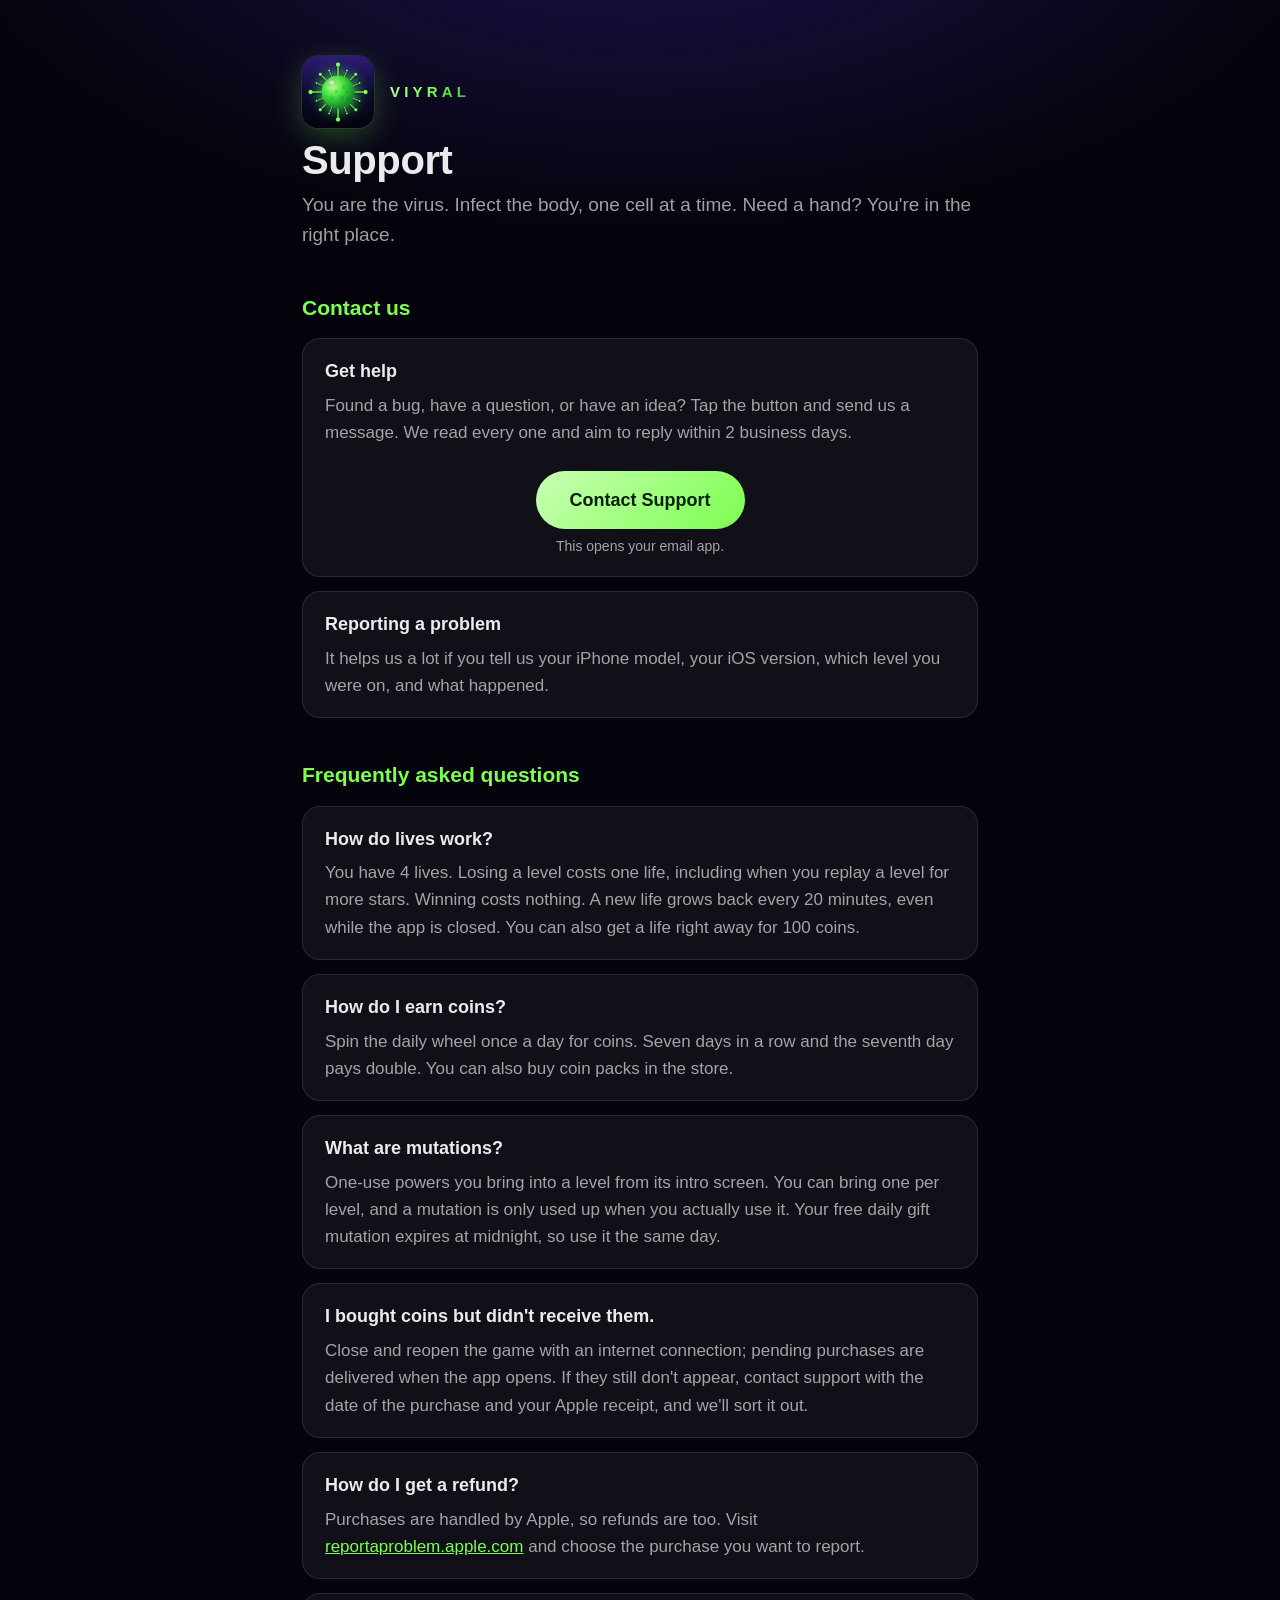
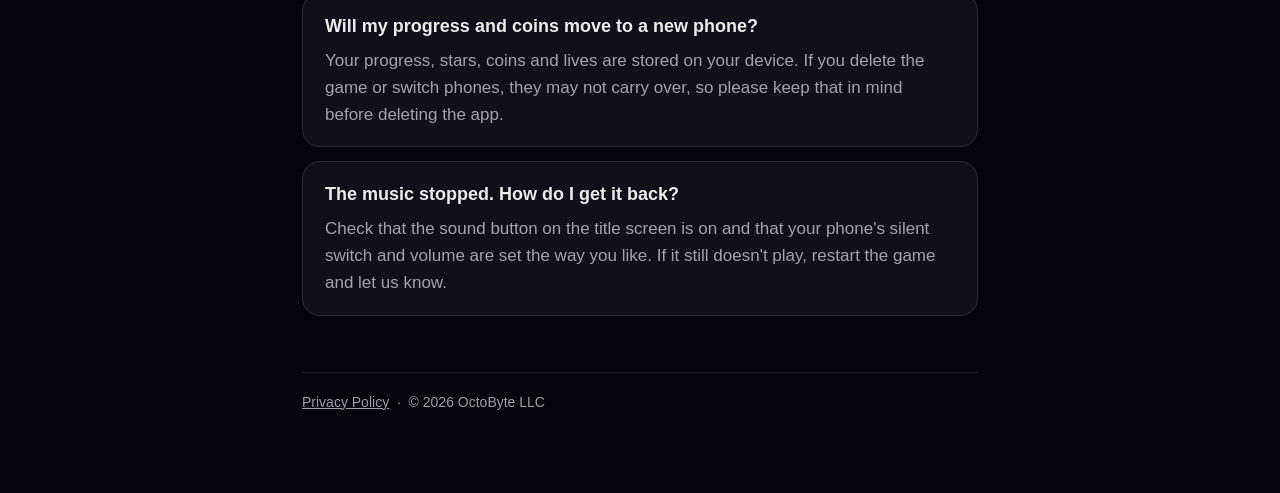
<file: index.html>
<!doctype html>
<html lang="en">
<head>
<meta charset="utf-8">
<meta name="viewport" content="width=device-width,initial-scale=1">
<title>VIYRAL Support</title>
<meta name="description" content="Help and support for VIYRAL, the strategy game where you are the virus.">
<link rel="icon" type="image/png" href="favicon.png">
<link rel="apple-touch-icon" href="apple-touch-icon.png">
<link rel="stylesheet" href="style.css">
</head>
<body>
<main>
  <div class="header">
    <img class="logo" src="logo.png" alt="VIYRAL app icon" width="72" height="72">
    <div class="brand">VIYRAL</div>
  </div>
  <h1>Support</h1>
  <p class="lead">You are the virus. Infect the body, one cell at a time. Need a hand? You're in the right place.</p>

  <h2>Contact us</h2>
  <div class="card">
    <h3>Get help</h3>
    <p>Found a bug, have a question, or have an idea? Tap the button and send us a message. We read every one and aim to reply within 2 business days.</p>
    <div class="cta"><a class="btn" href="mailto:taylorhanes822@gmail.com?subject=VIYRAL%20Support">Contact Support</a></div>
    <p class="note">This opens your email app.</p>
  </div>
  <div class="card">
    <h3>Reporting a problem</h3>
    <p>It helps us a lot if you tell us your iPhone model, your iOS version, which level you were on, and what happened.</p>
  </div>

  <h2>Frequently asked questions</h2>

  <div class="card">
    <h3>How do lives work?</h3>
    <p>You have 4 lives. Losing a level costs one life, including when you replay a level for more stars. Winning costs nothing. A new life grows back every 20 minutes, even while the app is closed. You can also get a life right away for 100 coins.</p>
  </div>

  <div class="card">
    <h3>How do I earn coins?</h3>
    <p>Spin the daily wheel once a day for coins. Seven days in a row and the seventh day pays double. You can also buy coin packs in the store.</p>
  </div>

  <div class="card">
    <h3>What are mutations?</h3>
    <p>One-use powers you bring into a level from its intro screen. You can bring one per level, and a mutation is only used up when you actually use it. Your free daily gift mutation expires at midnight, so use it the same day.</p>
  </div>

  <div class="card">
    <h3>I bought coins but didn't receive them.</h3>
    <p>Close and reopen the game with an internet connection; pending purchases are delivered when the app opens. If they still don't appear, contact support with the date of the purchase and your Apple receipt, and we'll sort it out.</p>
  </div>

  <div class="card">
    <h3>How do I get a refund?</h3>
    <p>Purchases are handled by Apple, so refunds are too. Visit
      <a href="https://reportaproblem.apple.com">reportaproblem.apple.com</a> and choose the purchase you want to report.</p>
  </div>

  <div class="card">
    <h3>Will my progress and coins move to a new phone?</h3>
    <p>Your progress, stars, coins and lives are stored on your device. If you delete the game or switch phones, they may not carry over, so please keep that in mind before deleting the app.</p>
  </div>

  <div class="card">
    <h3>The music stopped. How do I get it back?</h3>
    <p>Check that the sound button on the title screen is on and that your phone's silent switch and volume are set the way you like. If it still doesn't play, restart the game and let us know.</p>
  </div>

  <footer>
    <a href="privacy.html">Privacy Policy</a> &nbsp;·&nbsp; &copy; 2026 OctoByte LLC
  </footer>
</main>
</body>
</html>
</file>
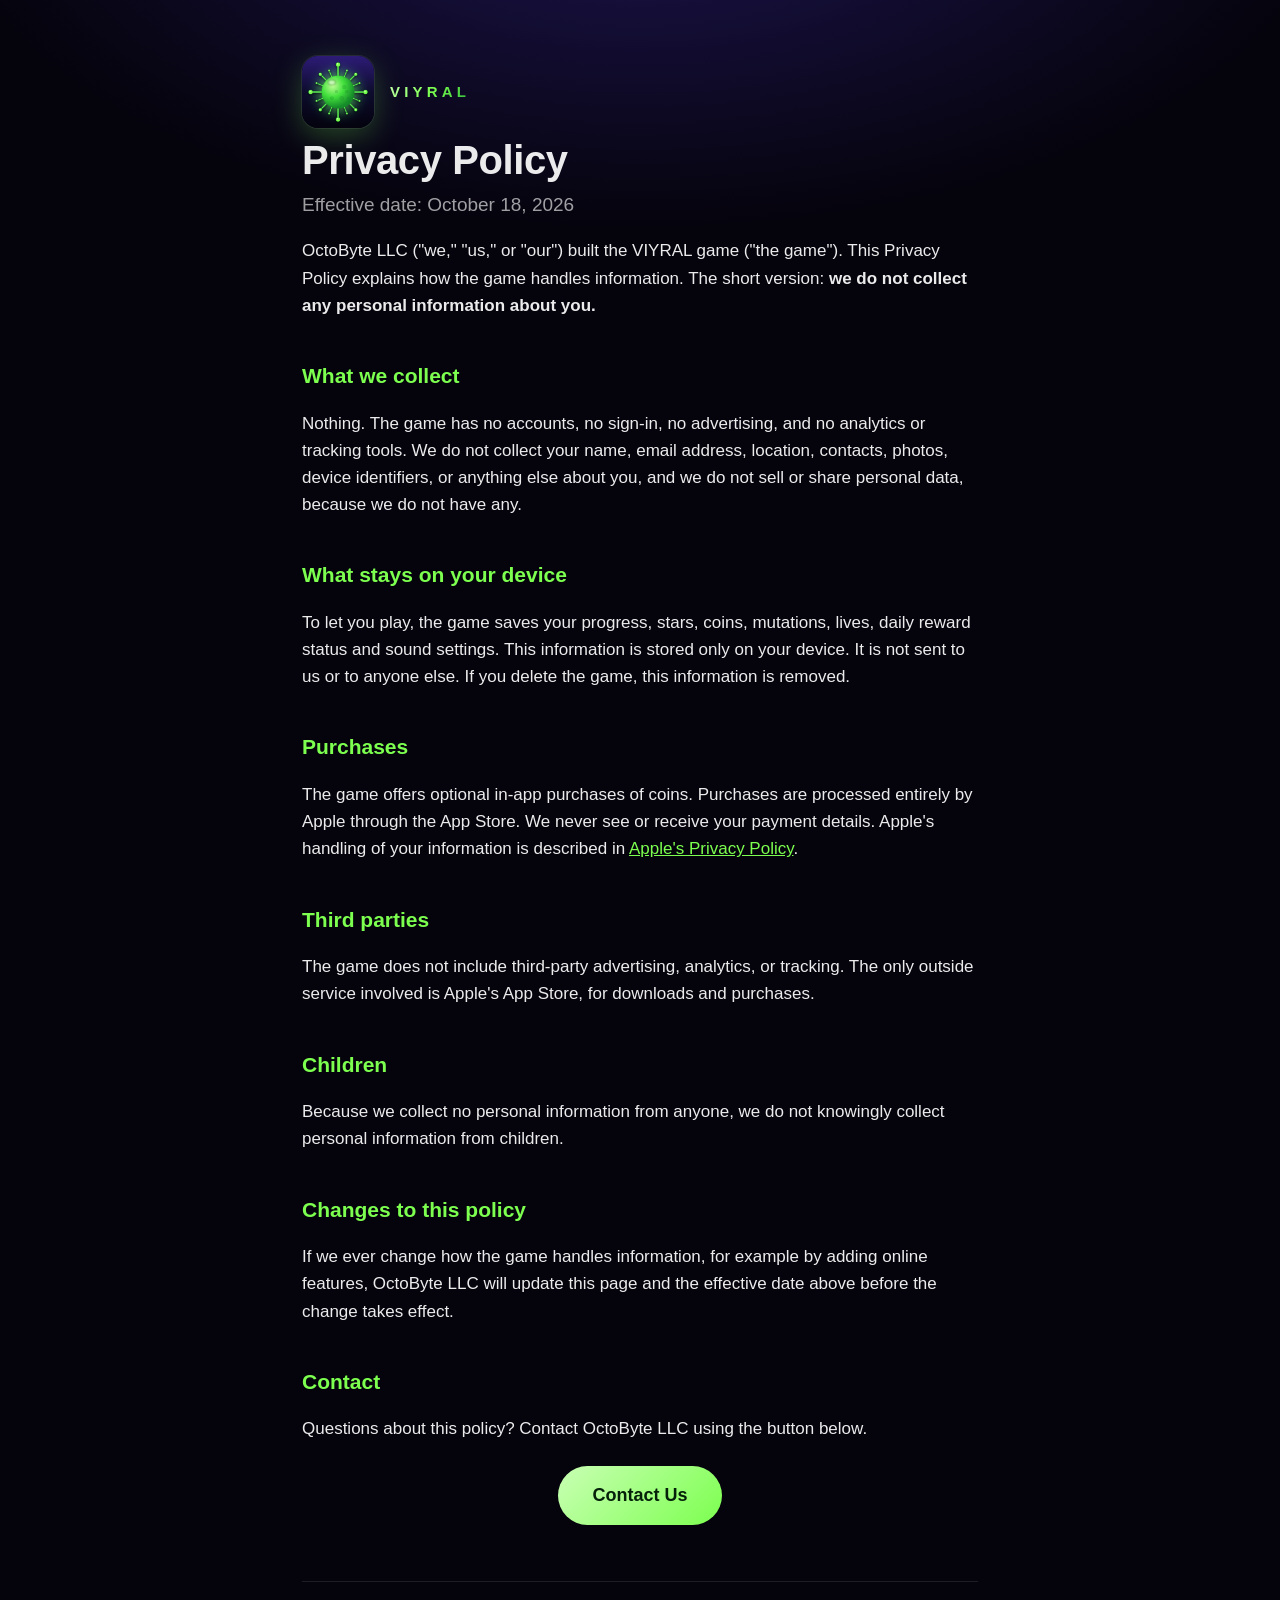
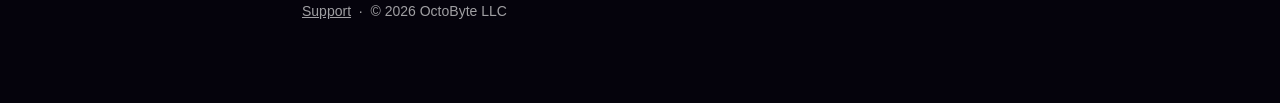
<file: privacy.html>
<!doctype html>
<html lang="en">
<head>
<meta charset="utf-8">
<meta name="viewport" content="width=device-width,initial-scale=1">
<title>VIYRAL Privacy Policy</title>
<meta name="description" content="Privacy policy for VIYRAL.">
<link rel="icon" type="image/png" href="favicon.png">
<link rel="apple-touch-icon" href="apple-touch-icon.png">
<link rel="stylesheet" href="style.css">
</head>
<body>
<main>
  <div class="header">
    <img class="logo" src="logo.png" alt="VIYRAL app icon" width="72" height="72">
    <div class="brand">VIYRAL</div>
  </div>
  <h1>Privacy Policy</h1>
  <p class="lead">Effective date: October 18, 2026</p>

  <p>OctoByte LLC ("we," "us," or "our") built the VIYRAL game ("the game"). This Privacy Policy explains how the game handles information. The short version: <strong>we do not collect any personal information about you.</strong></p>

  <h2>What we collect</h2>
  <p>Nothing. The game has no accounts, no sign-in, no advertising, and no analytics or tracking tools. We do not collect your name, email address, location, contacts, photos, device identifiers, or anything else about you, and we do not sell or share personal data, because we do not have any.</p>

  <h2>What stays on your device</h2>
  <p>To let you play, the game saves your progress, stars, coins, mutations, lives, daily reward status and sound settings. This information is stored only on your device. It is not sent to us or to anyone else. If you delete the game, this information is removed.</p>

  <h2>Purchases</h2>
  <p>The game offers optional in-app purchases of coins. Purchases are processed entirely by Apple through the App Store. We never see or receive your payment details. Apple's handling of your information is described in <a href="https://www.apple.com/legal/privacy/">Apple's Privacy Policy</a>.</p>

  <h2>Third parties</h2>
  <p>The game does not include third-party advertising, analytics, or tracking. The only outside service involved is Apple's App Store, for downloads and purchases.</p>

  <h2>Children</h2>
  <p>Because we collect no personal information from anyone, we do not knowingly collect personal information from children.</p>

  <h2>Changes to this policy</h2>
  <p>If we ever change how the game handles information, for example by adding online features, OctoByte LLC will update this page and the effective date above before the change takes effect.</p>

  <h2>Contact</h2>
  <p>Questions about this policy? Contact OctoByte LLC using the button below.</p>
  <div class="cta"><a class="btn" href="mailto:taylorhanes822@gmail.com?subject=VIYRAL%20Privacy%20Question">Contact Us</a></div>

  <footer>
    <a href="index.html">Support</a> &nbsp;·&nbsp; &copy; 2026 OctoByte LLC
  </footer>
</main>
</body>
</html>
</file>
<file: style.css>
:root{--bg:#05030c;--card:rgba(255,255,255,.05);--line:rgba(255,255,255,.1);--text:rgba(255,255,255,.92);--muted:rgba(255,255,255,.62);--green:#7cff4f;--deep:#2eb83a}
*{box-sizing:border-box}
html{background:var(--bg)}
body{margin:0;font:17px/1.6 -apple-system,BlinkMacSystemFont,"SF Pro Text","Segoe UI",Roboto,Helvetica,Arial,sans-serif;color:var(--text);background:radial-gradient(1000px 500px at 50% -120px,#1d1550 0%,transparent 70%),var(--bg);min-height:100vh}
main{max-width:720px;margin:0 auto;padding:56px 22px 80px}
.brand{font-weight:900;letter-spacing:.28em;font-size:15px;background:linear-gradient(135deg,#c9ffb4,var(--green),var(--deep));-webkit-background-clip:text;background-clip:text;color:transparent}
h1{font-size:40px;line-height:1.1;margin:10px 0 8px;letter-spacing:-.01em}
h2{font-size:21px;margin:40px 0 10px;color:var(--green)}
p,li{color:var(--text)}
.lead{color:var(--muted);font-size:19px;margin:0 0 8px}
.card{background:var(--card);border:1px solid var(--line);border-radius:18px;padding:18px 22px;margin:14px 0}
.card h3{margin:0 0 6px;font-size:18px}
.card p{margin:0;color:var(--muted)}
a{color:var(--green)}
.btn{display:inline-block;margin-top:6px;padding:12px 22px;border-radius:999px;background:linear-gradient(135deg,#c9ffb4,var(--green));color:#05210a;font-weight:800;text-decoration:none}
footer{margin-top:56px;color:var(--muted);font-size:14px;border-top:1px solid var(--line);padding-top:18px}
footer a{color:var(--muted)}
ul{padding-left:22px}

.logo{display:block;width:96px;height:96px;border-radius:22.37%;box-shadow:0 8px 30px rgba(124,255,79,.25),0 0 0 1px rgba(255,255,255,.08);margin:0 0 18px}
.header{display:flex;align-items:center;gap:16px;margin-bottom:6px}
.header .logo{margin:0;width:72px;height:72px}
.cta{text-align:center;margin:18px 0 6px}
.cta .btn{font-size:18px;padding:15px 34px}
.note{color:var(--muted);font-size:14px;margin:10px 0 0;text-align:center}
</file>
